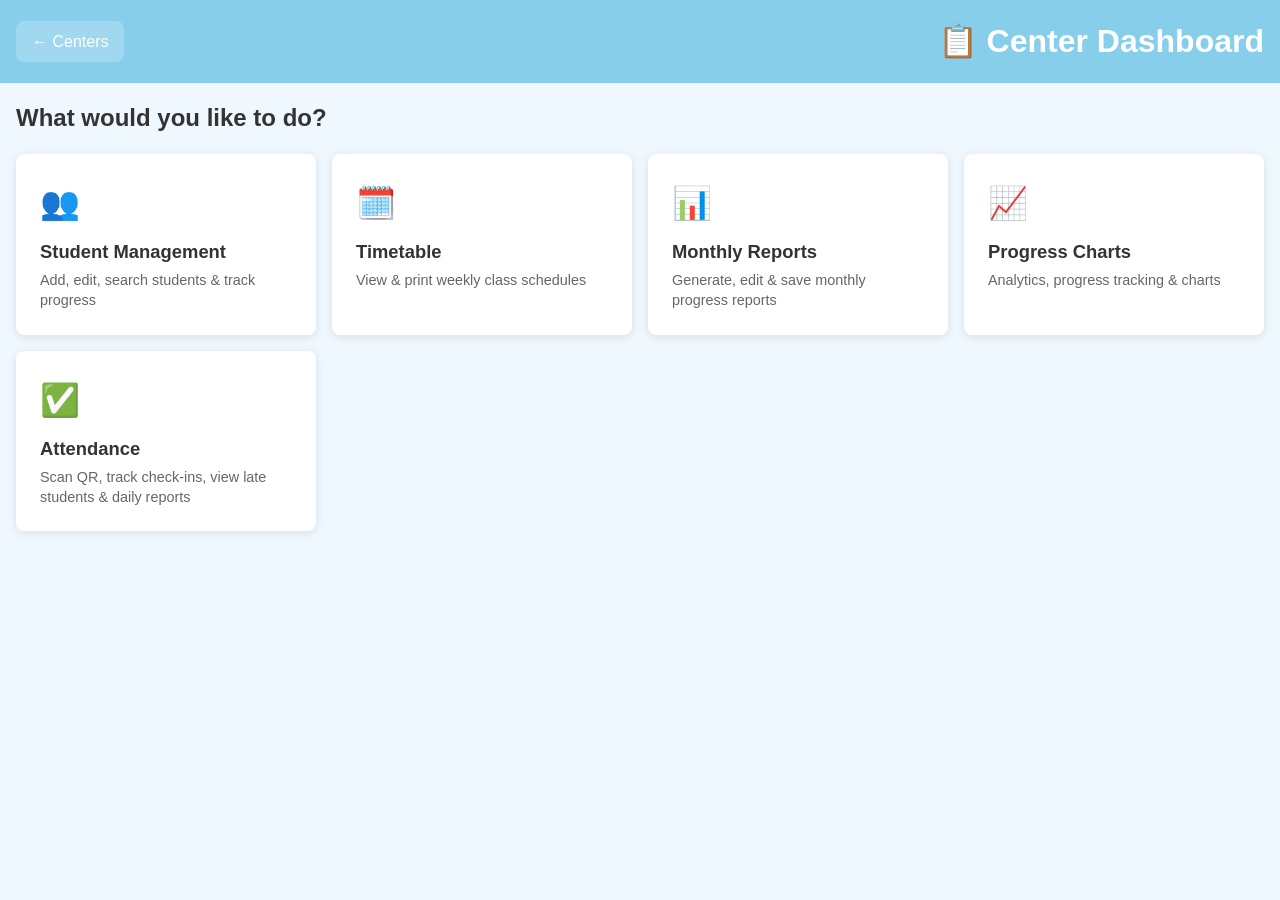
<file: dashboard.html>
<!DOCTYPE html>
<html lang="en">
<head>
  <meta charset="UTF-8">
  <meta name="viewport" content="width=device-width, initial-scale=1.0">
  <title>Center Dashboard - Kumon DB</title>
  <link rel="stylesheet" href="style.css">
  <style>
    /* Quick dashboard card typography tweaks to match your existing CSS */
    .center-card {
      display: flex;
      flex-direction: column;
      align-items: flex-start;
      text-decoration: none;
      color: inherit;
    }
    .center-card h3 {
      margin: 0.5rem 0 0.25rem;
      font-size: 1.15rem;
      font-weight: 600;
    }
    .center-card p {
      margin: 0;
      font-size: 0.9rem;
      color: var(--text-light);
      line-height: 1.4;
    }
  </style>
</head>
<body>
  <header>
    <nav>
      <a href="centers.html">← Centers</a>
    </nav>
    <h1>📋 Center Dashboard</h1>
  </header>

  <div class="dashboard">
    <h2>What would you like to do?</h2>
    <div class="center-grid">
      <a href="students.html" class="center-card">
        <span style="font-size: 2rem;">👥</span>
        <h3>Student Management</h3>
        <p>Add, edit, search students & track progress</p>
      </a>
      
      <a href="timetable.html" class="center-card">
        <span style="font-size: 2rem;">🗓️</span>
        <h3>Timetable</h3>
        <p>View & print weekly class schedules</p>
      </a>
      
      <a href="reports.html" class="center-card">
        <span style="font-size: 2rem;">📊</span>
        <h3>Monthly Reports</h3>
        <p>Generate, edit & save monthly progress reports</p>
      </a>
      
      <a href="graphs.html" class="center-card">
        <span style="font-size: 2rem;">📈</span>
        <h3>Progress Charts</h3>
        <p>Analytics, progress tracking & charts</p>
      </a>
      
      <a href="attendance.html" class="center-card">
        <span style="font-size: 2rem;">✅</span>
        <h3>Attendance</h3>
        <p>Scan QR, track check-ins, view late students & daily reports</p>
      </a>
    </div>
  </div>

  <script src="auth.js"></script>
  <script>
    document.getElementById('logoutBtn').addEventListener('click', () => {
      sessionStorage.removeItem('selectedCenter');
      window.location.href = 'login.html';
    });
  </script>
</body>
</html>
</file>
<file: style.css>
:root {
  --primary: #87CEEB;
  --primary-dark: #4682B4;
  --secondary: #f0f8ff;
  --text: #333;
  --text-light: #666;
  --white: #fff;
  --shadow: 0 2px 10px rgba(0,0,0,0.1);
  --radius: 8px;
}

*, *::before, *::after {
  box-sizing: border-box;
  margin: 0;
  padding: 0;
}

body {
  font-family: -apple-system, BlinkMacSystemFont, 'Segoe UI', Roboto, sans-serif;
  background: var(--secondary);
  color: var(--text);
  line-height: 1.6;
}

/* Login Page */
.login-page {
  display: flex;
  align-items: center;
  justify-content: center;
  min-height: 100vh;
  background: linear-gradient(135deg, var(--primary), var(--primary-dark));
}
.login-container {
  background: var(--white);
  padding: 2rem;
  border-radius: var(--radius);
  box-shadow: var(--shadow);
  width: 100%;
  max-width: 400px;
  text-align: center;
}
.login-container input, .login-container button {
  width: 100%;
  padding: 0.75rem;
  margin: 0.5rem 0;
  border: 1px solid #ddd;
  border-radius: var(--radius);
}

/* Header */
header {
  background: var(--primary);
  color: var(--white);
  padding: 1rem;
  display: flex;
  justify-content: space-between;
  align-items: center;
  flex-wrap: wrap;
  gap: 0.5rem;
}
header nav {
  display: flex;
  gap: 1rem;
  align-items: center;
  flex-wrap: wrap;
}
header a, header button {
  color: var(--white);
  text-decoration: none;
  background: rgba(255,255,255,0.2);
  padding: 0.5rem 1rem;
  border-radius: var(--radius);
  border: none;
  cursor: pointer;
}

/* Dashboard */
.dashboard {
  padding: 1rem;
  max-width: 1400px;
  margin: 0 auto;
}
.center-grid {
  display: grid;
  grid-template-columns: repeat(auto-fit, minmax(280px, 1fr));
  gap: 1rem;
  margin-top: 1rem;
}
.center-card {
  background: var(--white);
  padding: 1.5rem;
  border-radius: var(--radius);
  box-shadow: var(--shadow);
  cursor: pointer;
  transition: transform 0.2s;
}
.center-card:hover {
  transform: translateY(-2px);
}

/* Forms & Table Containers */
.form-container {
  padding: 1rem;
  max-width: 98%; /* ✅ WIDER: Use almost full screen width */
  width: 98%;
  margin: 0 auto;
}
.form-grid {
  display: grid;
  grid-template-columns: repeat(auto-fit, minmax(200px, 1fr));
  gap: 1rem;
  margin: 1rem 0;
}
input, select, textarea {
  width: 100%;
  padding: 0.75rem;
  border: 1px solid #ddd;
  border-radius: var(--radius);
  font-size: 1rem;
}
button {
  padding: 0.75rem 1.5rem;
  border: none;
  border-radius: var(--radius);
  cursor: pointer;
  font-weight: 500;
  transition: background 0.2s;
}
button.primary { background: var(--primary-dark); color: var(--white); }
button.secondary { background: #6c757d; color: var(--white); }
button:hover { opacity: 0.9; }

/* ✅ Student List */
.students-page {
  padding: 1.5rem 2rem;
  max-width: 1700px;
  width: 99%;
  margin: 0 auto;
}
.controls {
  display: flex;
  gap: 1rem;
  margin-bottom: 1rem;
  flex-wrap: wrap;
}
.controls input { flex: 1; min-width: 200px; }
.student-list { display: grid; gap: 1rem; }
.student-card {
  background: var(--white);
  padding: 1rem;
  border-radius: var(--radius);
  box-shadow: var(--shadow);
  display: grid;
  grid-template-columns: 1fr auto;
  gap: 0.5rem;
  align-items: center;
}
.student-actions { display: flex; gap: 0.5rem; }

/* ✅ WIDER TABLE LAYOUTS */
.report-table, .table-container {
  width: 100%;
  overflow-x: auto;
  background: var(--white);
  border-radius: var(--radius);
  box-shadow: var(--shadow);
  padding: 0; /* ✅ Removed inner padding to maximize table space */
}
table {
  width: 100%;
  min-width: 1100px; /* ✅ Prevents squashing on medium screens */
  border-collapse: collapse;
  table-layout: auto; /* ✅ Columns expand naturally to fit content */
  font-size: 0.9rem;
}
th, td {
  padding: 0.75rem 0.6rem;
  text-align: left;
  border-bottom: 1px solid #eee;
  white-space: nowrap; /* ✅ Keeps rows aligned & readable */
  vertical-align: middle;
}
th {
  background: var(--primary);
  color: var(--white);
  font-weight: 600;
}

/* Timetable Grid (Legacy fallback) */
.timetable-grid {
  display: grid;
  grid-template-columns: repeat(auto-fit, minmax(200px, 1fr));
  gap: 1rem;
  margin-top: 1rem;
}
.timeslot-card {
  background: var(--white);
  padding: 1rem;
  border-radius: var(--radius);
  box-shadow: var(--shadow);
}

/* Charts */
.chart-container {
  background: var(--white);
  padding: 1rem;
  border-radius: var(--radius);
  box-shadow: var(--shadow);
  margin: 1rem;
  max-width: 100%;
}
canvas { max-height: 400px; }

/* Utilities */
.hidden { display: none !important; }
.error { color: #dc3545; font-size: 0.9rem; }
.hint { font-size: 0.85rem; color: var(--text-light); margin: 0.5rem 0; }
.subject-entry {
  background: #f8f9fa;
  padding: 1rem;
  border-radius: var(--radius);
  margin: 0.5rem 0;
  border-left: 4px solid var(--primary);
}

/* ✅ IMPROVED TIMESLOT ROW STYLING */
.timeslot-row {
  display: flex;
  align-items: flex-end;
  gap: 1rem;
  margin-bottom: 1rem;
  padding-bottom: 1rem;
  border-bottom: 1px dashed #e2e8f0;
  flex-wrap: wrap;
}
.timeslot-row > div { flex: 1 1 160px; min-width: 140px; }
.timeslot-row label {
  display: block;
  font-size: 0.85rem;
  font-weight: 600;
  color: var(--text-light);
  margin-bottom: 0.4rem;
}
.timeslot-row select {
  width: 100%;
  padding: 0.65rem 0.5rem;
  border: 1px solid #cbd5e1;
  border-radius: var(--radius);
  background: #fff;
  font-size: 0.95rem;
  cursor: pointer;
  transition: border-color 0.2s, box-shadow 0.2s;
}
.timeslot-row select:focus {
  outline: none;
  border-color: var(--primary);
  box-shadow: 0 0 0 3px rgba(135, 206, 235, 0.25);
}
.time-input-group { display: flex; align-items: center; gap: 0.5rem; width: 100%; }
.time-input-group select { flex: 1; text-align: center; padding: 0.65rem 0.2rem; }
.time-separator { font-weight: 700; color: var(--text-light); font-size: 1.1rem; }
.remove-timeslot-wrapper { flex: 0 0 auto; display: flex; align-items: flex-end; }
.remove-ts-btn {
  background: #fee2e2;
  color: #dc2626;
  border: 1px solid #fecaca;
  border-radius: 8px;
  width: 40px;
  height: 40px;
  display: flex;
  align-items: center;
  justify-content: center;
  cursor: pointer;
  font-size: 1.3rem;
  font-weight: 500;
  transition: all 0.2s ease;
  margin: 0;
}
.remove-ts-btn:hover { background: #dc2626; color: #fff; border-color: #dc2626; transform: translateY(-1px); }
.remove-ts-btn:active { transform: translateY(0); }
input[type=number]::-webkit-inner-spin-button, input[type=number]::-webkit-outer-spin-button { -webkit-appearance: none; margin: 0; }
input[type=number] { -moz-appearance: textfield; }
button.danger { background: #dc3545; color: white; padding: 0.75rem 1.5rem; border: none; border-radius: var(--radius); cursor: pointer; font-weight: 500; transition: background 0.2s; }
button.danger:hover { background: #a71d2a; }
.student-row { transition: background 0.2s; }
.student-row:hover { background-color: #e3f2fd; }
.student-row td { border-bottom: 1px solid #eee; padding: 0.8rem 0.75rem; vertical-align: middle; }
.student-row:last-child td { border-bottom: none; }

/* Loading Spinner */
#page-loader {
  position: fixed; inset: 0; background: rgba(255, 255, 255, 0.9);
  display: flex; align-items: center; justify-content: center;
  z-index: 9999; transition: opacity 0.3s ease;
}
#page-loader.hidden { opacity: 0; pointer-events: none; }
.spinner {
  width: 48px; height: 48px; border: 4px solid #e2e8f0;
  border-top-color: var(--primary-dark); border-radius: 50%;
  animation: spin 0.8s linear infinite;
}
@keyframes spin { to { transform: rotate(360deg); } }

/* ✅ Sort Panel */
.sort-panel {
  display: flex; gap: 0.75rem; margin-bottom: 1rem; align-items: center;
  background: var(--white); padding: 0.75rem; border-radius: var(--radius);
  box-shadow: var(--shadow); flex-wrap: nowrap; overflow-x: auto;
}
.sort-group {
  display: flex; gap: 0.5rem; align-items: center;
  background: #f8f9fa; padding: 0.45rem 0.65rem; border-radius: var(--radius);
  border: 1px solid #e2e8f0; flex-shrink: 0;
}
.sort-group label { font-size: 0.85rem; font-weight: 600; color: var(--text-light); white-space: nowrap; }
.sort-group select { min-width: 125px; padding: 0.35rem 0.5rem; font-size: 0.85rem; border: 1px solid #cbd5e1; border-radius: 4px; background: white; cursor: pointer; transition: border-color 0.2s, box-shadow 0.2s; }
.sort-group select:hover { border-color: var(--primary-dark); }
.sort-group select:focus { outline: none; border-color: var(--primary); box-shadow: 0 0 0 3px rgba(135, 206, 235, 0.25); }
#filter-subject { min-width: 145px; font-weight: 500; }
.sort-group select[id$="-dir"] { min-width: 50px; text-align: center; font-size: 1rem; }
#clearSortBtn { margin-left: auto; padding: 0.45rem 0.9rem !important; font-size: 0.85rem !important; white-space: nowrap; flex-shrink: 0; }
@media (max-width: 1024px) {
  .sort-panel { flex-wrap: wrap; overflow-x: visible; }
  .sort-group { flex: 1 1 45%; }
  #clearSortBtn { margin-left: 0; margin-top: 0.5rem; flex: 1 1 100%; }
}

/* Modal Overlay: Attendance */
.modal { position: fixed; top: 0; left: 0; width: 100%; height: 100%; background: rgba(0, 0, 0, 0.6); display: flex; align-items: center; justify-content: center; z-index: 1000; backdrop-filter: blur(2px); }
.modal-content { background: var(--white); padding: 2rem; border-radius: var(--radius); box-shadow: 0 10px 25px rgba(0,0,0,0.2); width: 90%; max-width: 450px; position: relative; text-align: center; }
#closeScanModal, #closeConfirmModal { position: absolute; top: 10px; right: 15px; font-size: 1.8rem; cursor: pointer; color: var(--text-light); }
.text-center { text-align: center; }

/* === TAB SYSTEM === */
.tabs { display: flex; gap: 0.5rem; margin: 1.5rem 0 1rem; border-bottom: 2px solid #e2e8f0; }
.tab-btn { padding: 0.75rem 1.2rem; background: none; border: none; cursor: pointer; font-weight: 500; color: var(--text-light); border-bottom: 3px solid transparent; transition: all 0.2s; }
.tab-btn:hover { color: var(--primary-dark); }
.tab-btn.active { color: var(--primary-dark); border-bottom-color: var(--primary-dark); background: rgba(135,206,235,0.1); }
.tab-content { display: none; animation: fadeIn 0.3s ease; }
.tab-content.active { display: block; }
@keyframes fadeIn { from { opacity: 0; transform: translateY(5px); } to { opacity: 1; transform: translateY(0); } }

/* === READONLY FIELDS === */
input[readonly], input[disabled] { background: #f1f5f9; color: #64748b; cursor: not-allowed; border-color: #cbd5e1; }
label span { font-weight: 400; font-size: 0.8rem; color: #999; margin-left: 0.25rem; }

/* === SCHEDULE TABLE & COLOR CODING === */
.schedule-table { width: 100%; border-collapse: collapse; margin-top: 1rem; background: var(--white); border-radius: var(--radius); overflow: hidden; box-shadow: var(--shadow); }
.schedule-table th, .schedule-table td { padding: 0.8rem; border: 1px solid #e2e8f0; text-align: center; vertical-align: top; font-size: 0.9rem; }
.schedule-table th { background: var(--primary); color: var(--white); font-weight: 600; }
.slot-pill { display: inline-flex; align-items: center; justify-content: center; padding: 0.3rem 0.5rem; border-radius: 10px; font-size: 0.75rem; font-weight: 600; margin: 0.2rem; color: white; white-space: nowrap; min-width: 80px; text-align: center; }
.subj-Math { background: #008B8B; }
.subj-Chinese { background: #9ACD32; color: #333; }
.subj-ERP { background: #DC143C; }
.subj-EFL { background: #FF8C00; }
#tab-schedule { overflow-x: auto; }
.schedule-table { min-width: 700px; }
.subject-name option:disabled { color: #999; font-style: italic; }
.subject-entry.subj-Math { background: #e0f7fa; border-left-color: #008B8B; }
.subject-entry.subj-Chinese { background: #f1f8e9; border-left-color: #9ACD32; }
.subject-entry.subj-ERP { background: #ffebee; border-left-color: #DC143C; }
.subject-entry.subj-EFL { background: #fff3e0; border-left-color: #FF8C00; }
.subject-entry { transition: background 0.2s ease, border-left-color 0.2s ease; }
.subject-entry.subj-Chinese label, .subject-entry.subj-EFL label { color: #333; }

/* ============================================
📅 TIMETABLE CONTROLS - INLINE LAYOUT
============================================ */
.timetable-controls {
  display: flex; align-items: flex-end; justify-content: space-between; gap: 1rem;
  background: var(--white); padding: 1rem 1.25rem; border-radius: var(--radius);
  box-shadow: var(--shadow); margin-bottom: 1.25rem; flex-wrap: wrap;
}
.timetable-controls .control-group { display: flex; flex-direction: column; gap: 0.4rem; flex: 1; min-width: 200px; max-width: 280px; }
.timetable-controls .control-label { font-size: 0.85rem; font-weight: 600; color: var(--text-light); }
.timetable-controls .day-select { padding: 0.7rem 0.9rem; font-size: 1rem; font-weight: 500; border: 1px solid #cbd5e1; border-radius: var(--radius); background: #fff; cursor: pointer; transition: all 0.2s ease; color: var(--text); }
.timetable-controls .day-select:hover { border-color: var(--primary-dark); }
.timetable-controls .day-select:focus { outline: none; border-color: var(--primary); box-shadow: 0 0 0 3px rgba(135, 206, 235, 0.25); }

/* 🖨️ PRINT BUTTON */
.print-btn {
  display: inline-flex; align-items: center; gap: 0.5rem; padding: 0.7rem 1.4rem;
  background: var(--primary-dark); color: var(--white); border: none; border-radius: var(--radius);
  font-size: 0.95rem; font-weight: 600; cursor: pointer; transition: all 0.2s ease;
  box-shadow: 0 2px 4px rgba(70, 130, 180, 0.2); white-space: nowrap; height: fit-content;
}
.print-btn:hover { background: #3a6f94; transform: translateY(-1px); box-shadow: 0 4px 8px rgba(70, 130, 180, 0.3); }
.print-btn:active { transform: translateY(0); }
.print-btn .print-icon { font-size: 1.1rem; line-height: 1; }
.print-btn .print-text { line-height: 1; }
@media (max-width: 600px) {
  .timetable-controls { flex-direction: column; align-items: stretch; }
  .timetable-controls .control-group { max-width: 100%; }
  .print-btn { justify-content: center; width: 100%; }
}

/* ============================================
📅 ATTENDANCE CONTROLS - INLINE LAYOUT
============================================ */
.attendance-controls {
  display: flex; align-items: flex-end; gap: 1rem;
  background: var(--white); padding: 1rem 1.25rem; border-radius: var(--radius);
  box-shadow: var(--shadow); margin-bottom: 1.25rem; flex-wrap: wrap;
}
.attendance-controls .control-group { display: flex; flex-direction: column; gap: 0.4rem; flex: 0 1 auto; min-width: 180px; }
.attendance-controls .search-group { flex: 1 1 280px; min-width: 240px; }
.attendance-controls .control-label { font-size: 0.85rem; font-weight: 600; color: var(--text-light); }
.attendance-controls .day-select { padding: 0.7rem 0.9rem; font-size: 1rem; font-weight: 500; border: 1px solid #cbd5e1; border-radius: var(--radius); background: #fff; cursor: pointer; transition: all 0.2s ease; color: var(--text); }
.attendance-controls .day-select:focus { outline: none; border-color: var(--primary); box-shadow: 0 0 0 3px rgba(135, 206, 235, 0.25); }
.search-wrapper { position: relative; display: flex; align-items: center; }
.search-wrapper .search-icon { position: absolute; left: 0.85rem; font-size: 0.95rem; color: var(--text-light); pointer-events: none; }
.search-wrapper input { padding: 0.7rem 2.5rem 0.7rem 2.5rem; font-size: 0.95rem; border: 1px solid #cbd5e1; border-radius: var(--radius); width: 100%; transition: all 0.2s ease; }
.search-wrapper input:focus { outline: none; border-color: var(--primary); box-shadow: 0 0 0 3px rgba(135, 206, 235, 0.25); }
.clear-search { position: absolute; right: 0.5rem; background: #f1f5f9; border: none; width: 26px; height: 26px; border-radius: 50%; color: var(--text-light); font-size: 1.1rem; font-weight: 600; cursor: pointer; display: flex; align-items: center; justify-content: center; padding: 0; transition: all 0.2s ease; }
.clear-search:hover { background: #dc2626; color: white; }
.scan-btn {
  display: inline-flex; align-items: center; gap: 0.5rem; padding: 0.7rem 1.4rem;
  background: var(--primary-dark); color: var(--white); border: none; border-radius: var(--radius);
  font-size: 0.95rem; font-weight: 600; cursor: pointer; transition: all 0.2s ease;
  box-shadow: 0 2px 4px rgba(70, 130, 180, 0.2); white-space: nowrap; height: fit-content;
}
.scan-btn:hover { background: #3a6f94; transform: translateY(-1px); box-shadow: 0 4px 8px rgba(70, 130, 180, 0.3); }
.scan-btn:active { transform: translateY(0); }
.scan-btn .scan-icon { font-size: 1.1rem; line-height: 1; }
.highlight { background: #fef08a; padding: 0 2px; border-radius: 2px; font-weight: 600; }
@media (max-width: 768px) {
  .attendance-controls { flex-direction: column; align-items: stretch; }
  .attendance-controls .control-group { min-width: 100%; }
  .scan-btn { justify-content: center; width: 100%; }
}

/* ✅ REPORT TABLE INPUT STYLING */
.report-table input {
  width: 100%; padding: 0.5rem; border: 1px solid #cbd5e1; border-radius: 4px; font-size: 0.9rem; transition: all 0.2s;
}
.report-table input[readonly] { background: #f8f9fa; color: #64748b; border-color: transparent; cursor: default; }
.report-table input:focus { outline: none; border-color: var(--primary); box-shadow: 0 0 0 3px rgba(135, 206, 235, 0.25); }
.report-table input[type="number"]::-webkit-inner-spin-button, .report-table input[type="number"]::-webkit-outer-spin-button { -webkit-appearance: none; margin: 0; }
.report-table input[type="number"] { -moz-appearance: textfield; }

/* 📅 TIMETABLE TABLE STYLING */
#timetableTable {
  width: 100%; border-collapse: collapse; font-size: 0.85rem; background: var(--white); table-layout: auto;
}
#timetableTable th, #timetableTable td {
  border: 1px solid #e2e8f0; padding: 0.6rem 0.5rem; text-align: center; vertical-align: middle;
}
#timetableTable th { background: var(--primary); color: var(--white); font-weight: 600; padding: 0.75rem 0.5rem; }
.th-math { background: #008B8B !important; }
.th-english { background: #DC143C !important; }
.th-chinese { background: #9ACD32 !important; color: #333 !important; }
.time-cell { font-weight: 600; background: #f8f9fa; width: 85px; min-width: 85px; border-right: 2px solid #cbd5e1; }
.empty-cell { background: #fafafa; }
#timetableTable tbody tr:hover { background-color: #f1f5f9; }

/* 🖨️ PRINT STYLES */
@media print {
  .form-container { max-width: 100% !important; width: 100% !important; }
  .timetable-controls, .tabs, header, #page-loader, .tab-btn, .attendance-controls, .delete-att-btn { display: none !important; }
  .report-section, .table-container { display: block !important; box-shadow: none; border: 1px solid #ddd; padding: 0; }
  body { background: white; margin: 0; padding: 0.5cm; }
  #timetableTable, #reportTable {
    min-width: auto; width: 100% !important; border: 2px solid #333; table-layout: auto;
  }
  #timetableTable th, #timetableTable td,
  #reportTable th, #reportTable td {
    border: 1px solid #333; padding: 0.3rem; white-space: normal; font-size: 0.75rem;
  }
  .time-cell { background: #eee !important; }
  .timeslot-card { box-shadow: none; border: 1px solid #ddd; break-inside: avoid; }
}

/* 📅 TIMETABLE TABLE STYLING - ULTRA TIGHT (Consolidated) */
  #timetableTable {
    width: 100%;
    border: 2px solid #333;
    font-size: 0.75rem;
    table-layout: auto;
  }

  #timetableTable th, #timetableTable td {
    border: 1px solid #333 !important;
    padding: 1px 2px !important;
    line-height: 1.1 !important;
    color: #000 !important;
  }

  #timetableTable th {
    background: #eee !important;
    font-weight: 700 !important;
  }

  .time-cell { background: #eee !important; }
  .empty-cell { background: transparent !important; }


/* Subject Header Colors */
.th-math { background: #008B8B !important; }
.th-english { background: #DC143C !important; }
.th-chinese { background: #9ACD32 !important; color: #333 !important; }

.time-cell {
  font-weight: 600;
  background: #f8f9fa;
  width: 80px;
  border-right: 1px solid #cbd5e1;
}

.empty-cell { background: #fafafa; }
#timetableTable tbody tr:hover { background-color: #f1f5f9; }

/* 🖨️ PRINT STYLES - CHINESE FIX & TIGHT LAYOUT */
/* 🖨️ PRINT STYLES - CHINESE FIX & TIGHT LAYOUT */
@media print {
  .tabs, .timetable-controls, header, #page-loader, .report-section, .delete-att-btn { display: none !important; }
  
  /* ✅ FIXED: Added '*' selector to globally enforce CJK fonts during print */
  *, *::before, *::after {
    font-family: 'Noto Sans SC', 'Microsoft YaHei', 'SimSun', 'PingFang SC', 'Hiragino Sans GB', 'Segoe UI', sans-serif !important;
    color: #000 !important;
    -webkit-print-color-adjust: exact;
    print-color-adjust: exact;
  }

  body {
    background: white;
    margin: 0;
    padding: 0.5cm;
  }

  #timetableTable {
    width: 100%;
    border: 2px solid #333;
    font-size: 0.75rem;
    table-layout: auto;
  }

  #timetableTable th, #timetableTable td {
    border: 1px solid #333 !important;
    padding: 1px 2px !important;
    line-height: 1.1 !important;
    color: #000 !important;
  }

  #timetableTable th {
    background: #eee !important;
    font-weight: 700 !important;
  }

  .time-cell { background: #eee !important; }
  .empty-cell { background: transparent !important; }
}

/* ✅ CUSTOM DROPDOWN & OTHER INPUT STYLES */
.select-wrapper {
    position: relative;
    width: 100%;
}

.select-wrapper select {
    width: 100%;
    padding: 0.75rem;
    border: 1px solid #ddd;
    border-radius: var(--radius);
    font-size: 1rem;
    background-color: white;
    cursor: pointer;
}

/* The 'Other' input field, HIDDEN by default */
.other-input {
    display: none; 
    margin-top: 0.5rem;
    animation: fadeIn 0.3s ease;
}

/* This class is added by JS when 'Other' is selected */
.other-input.visible {
    display: block;
}

@keyframes fadeIn {
    from { opacity: 0; transform: translateY(-5px); }
    to { opacity: 1; transform: translateY(0); }
}
</file>
